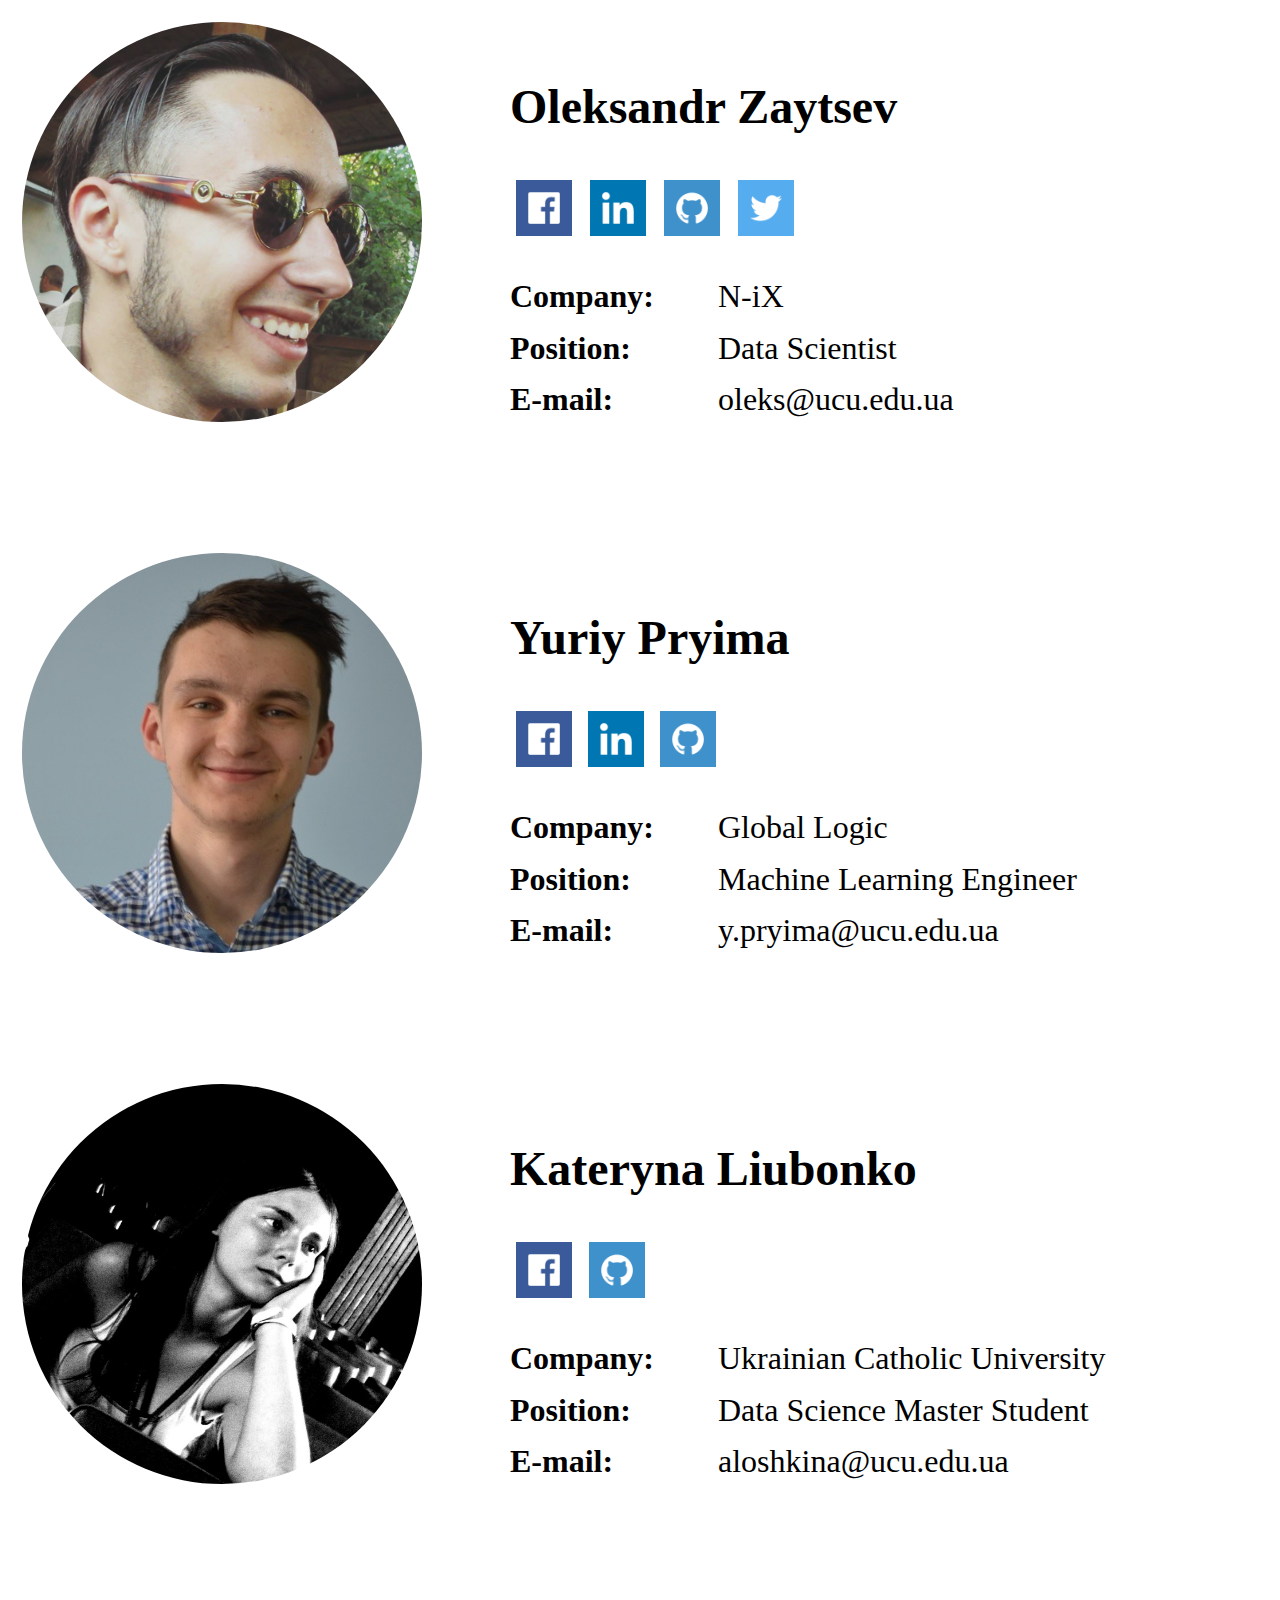
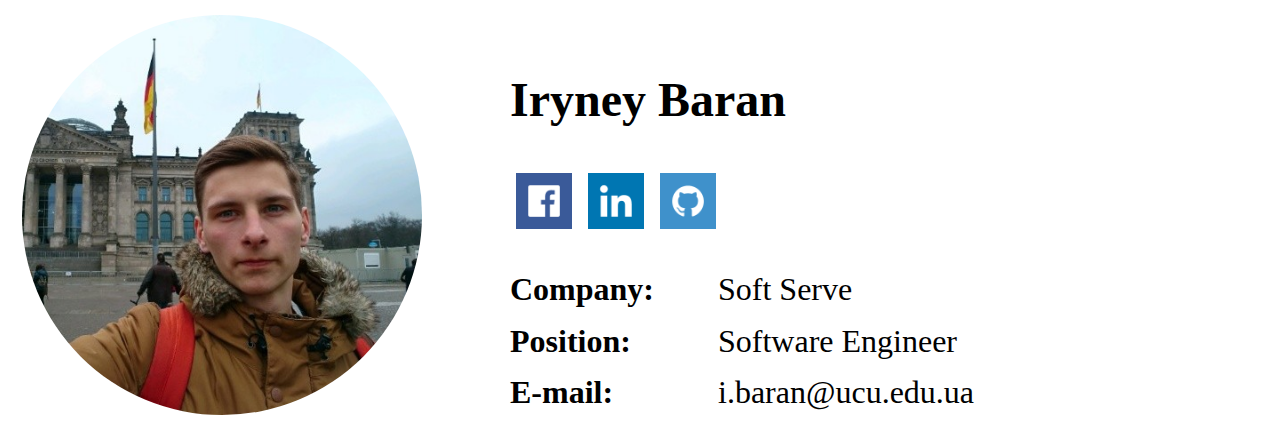
<file: card-everyone.html>
<!DOCTYPE html>
<html>
<head>
<link rel="stylesheet" href="style.css">
</head>

<body>

<table width="600"><tbody><tr><td width="240" rowspan="5"><img src="img/oleksandr-photo.jpg" alt="Oleksandr Zaytsev" width="200" height="200" role="presentation" style="border-radius:50%;" class="img-responsive atto_image_button_middle"><br></td><td colspan="2">
<h2>Oleksandr Zaytsev</h2>
<table width="150"><tbody><tr>

<!-- Facebook -->
<td><a href="https://facebook.com/i.oleks" target="_blank"><img src="img/Facebook.png" alt="" width="28" height="28"></a></td>

<!-- LinkedIn -->
<td><a href="https://www.linkedin.com/in/-oleks/" target="_blank"><img src="img/Linkedin.png" alt="" width="28" height="28"></a></td>

<!-- GitHub -->
<td><a href="https://github.com/olekscode" target="_blank"><img src="img/Github.png" alt="" width="28" height="28"></a></td>

<!-- Twitter -->
<td><a href="https://twitter.com/oleks_lviv" target="_blank"><img src="img/Twitter.png" alt="" width="28" height="28"></a></td>

</tr></tbody></table>
</td></tr><tr><td style="width: 100px"><b>Company:</b></td><td>N-iX</td></tr><tr><td style="width: 100px"><b>Position:</b></td><td>Data Scientist</td></tr><tr><td style="width: 100px"><b>E-mail:&nbsp;</b></td><td>oleks@ucu.edu.ua</td></tr><tr><td></td></tr></tbody></table>

<br>
<br>
<br>

<table width="600"><tbody><tr><td width="240" rowspan="5"><img src="img/yuriy-photo.jpeg" alt="Yuriy Pryima" width="200" height="200" role="presentation" style="border-radius:50%;" class="img-responsive atto_image_button_middle"><br></td><td colspan="2">
<h2>Yuriy Pryima</h2>
<table width="110"><tbody><tr>

<!-- Facebook -->
<td><a href="https://www.facebook.com/houd1ny" target="_blank"><img src="img/Facebook.png" alt="" width="28" height="28"></a></td>

<!-- LinkedIn -->
<td><a href="https://www.linkedin.com/in/yuriy-pryyma-4a719395/" target="_blank"><img src="img/Linkedin.png" alt="" width="28" height="28"></a></td>

<!-- GitHub -->
<td><a href="https://github.com/Houd1ny" target="_blank"><img src="img/Github.png" alt="" width="28" height="28"></a></td>

<!-- Twitter -->
<!-- <td><a href="https://twitter.com/oleks_lviv" target="_blank"><img src="img/Twitter.png" alt="" width="28" height="28"></a></td> -->

</tr></tbody></table>
</td></tr><tr><td style="width: 100px"><b>Company:</b></td><td>Global Logic</td></tr><tr><td style="width: 100px"><b>Position:</b></td><td>Machine Learning Engineer</td></tr><tr><td style="width: 100px"><b>E-mail:&nbsp;</b></td><td>y.pryima@ucu.edu.ua</td></tr><tr><td></td></tr></tbody></table>

<br>
<br>
<br>

<table width="600"><tbody><tr><td width="240" rowspan="5"><img src="img/kateryna-photo.jpg" alt="Kateryna Liubonko" width="200" height="200" role="presentation" style="border-radius:50%;" class="img-responsive atto_image_button_middle"><br></td><td colspan="2">
<h2>Kateryna Liubonko</h2>
<table width="75"><tbody><tr>

<!-- Facebook -->
<td><a href="https://www.facebook.com/kateryna.liubonko" target="_blank"><img src="img/Facebook.png" alt="" width="28" height="28"></a></td>

<!-- LinkedIn -->
<!-- <td><a href="https://www.linkedin.com/in/-oleks/" target="_blank"><img src="img/Linkedin.png" alt="" width="28" height="28"></a></td> -->

<!-- GitHub -->
<td><a href="https://github.com/Katerali" target="_blank"><img src="img/Github.png" alt="" width="28" height="28"></a></td>

<!-- Twitter -->
<!-- <td><a href="https://twitter.com/oleks_lviv" target="_blank"><img src="img/Twitter.png" alt="" width="28" height="28"></a></td> -->

</tr></tbody></table>
</td></tr><tr><td style="width: 100px"><b>Company:</b></td><td>Ukrainian Catholic University</td></tr><tr><td style="width: 100px"><b>Position:</b></td><td>Data Science Master Student</td></tr><tr><td style="width: 100px"><b>E-mail:&nbsp;</b></td><td>aloshkina@ucu.edu.ua</td></tr><tr><td></td></tr></tbody></table>

<br>
<br>
<br>

<table width="600"><tbody><tr><td width="240" rowspan="5"><img src="img/iryney-photo.jpeg" alt="Iryney Baran" width="200" height="200" role="presentation" style="border-radius:50%;" class="img-responsive atto_image_button_middle"><br></td><td colspan="2">
<h2>Iryney Baran</h2>
<table width="110"><tbody><tr>

<!-- Facebook -->
<td><a href="https://www.facebook.com/iryney" target="_blank"><img src="img/Facebook.png" alt="" width="28" height="28"></a></td>

<!-- LinkedIn -->
<td><a href="https://www.linkedin.com/in/irynei/" target="_blank"><img src="img/Linkedin.png" alt="" width="28" height="28"></a></td>

<!-- GitHub -->
<td><a href="https://github.com/iryney" target="_blank"><img src="img/Github.png" alt="" width="28" height="28"></a></td>

<!-- Twitter -->
<!-- <td><a href="https://twitter.com/oleks_lviv" target="_blank"><img src="img/Twitter.png" alt="" width="28" height="28"></a></td> -->

</tr></tbody></table>
</td></tr><tr><td style="width: 100px"><b>Company:</b></td><td>Soft Serve</td></tr><tr><td style="width: 100px"><b>Position:</b></td><td>Software Engineer</td></tr><tr><td style="width: 100px"><b>E-mail:&nbsp;</b></td><td>i.baran@ucu.edu.ua</td></tr><tr><td></td></tr></tbody></table>
</body>

</html>
</file>
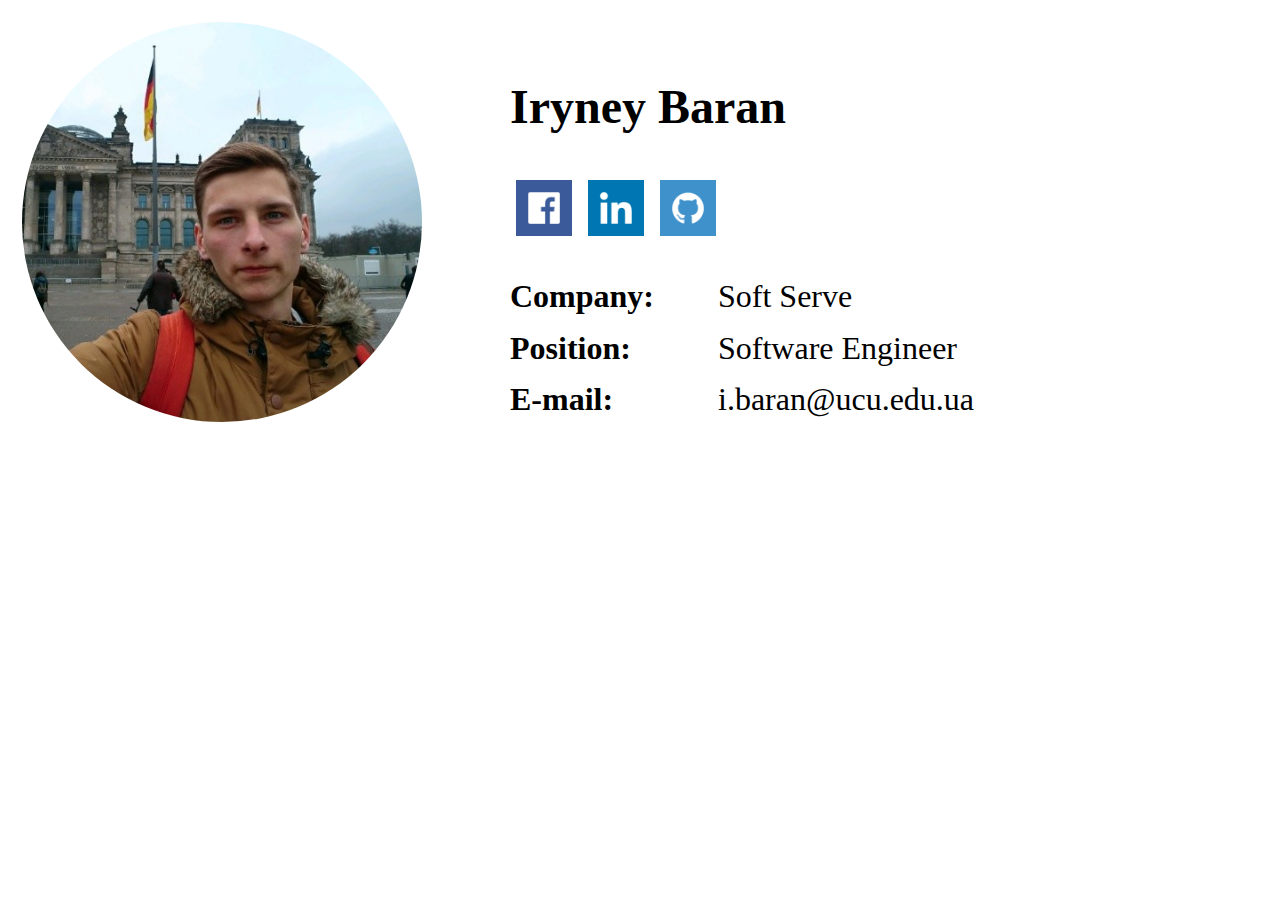
<file: card-iryney.html>
<!DOCTYPE html>
<html>
<head>
<link rel="stylesheet" href="style.css">
</head>

<body>

<table width="600"><tbody><tr><td width="240" rowspan="5"><img src="img/iryney-photo.jpeg" alt="Iryney Baran" width="200" height="200" role="presentation" style="border-radius:50%;" class="img-responsive atto_image_button_middle"><br></td><td colspan="2">
<h2>Iryney Baran</h2>
<table width="110"><tbody><tr>

<!-- Facebook -->
<td><a href="https://www.facebook.com/iryney" target="_blank"><img src="img/Facebook.png" alt="" width="28" height="28"></a></td>

<!-- LinkedIn -->
<td><a href="https://www.linkedin.com/in/irynei/" target="_blank"><img src="img/Linkedin.png" alt="" width="28" height="28"></a></td>

<!-- GitHub -->
<td><a href="https://github.com/Irynei" target="_blank"><img src="img/Github.png" alt="" width="28" height="28"></a></td>

<!-- Twitter -->
<!-- <td><a href="https://twitter.com/oleks_lviv" target="_blank"><img src="img/Twitter.png" alt="" width="28" height="28"></a></td> -->

</tr></tbody></table>
</td></tr><tr><td style="width: 100px"><b>Company:</b></td><td>Soft Serve</td></tr><tr><td style="width: 100px"><b>Position:</b></td><td>Software Engineer</td></tr><tr><td style="width: 100px"><b>E-mail:&nbsp;</b></td><td>i.baran@ucu.edu.ua</td></tr><tr><td></td></tr></tbody></table>
</body>

</html>
</file>
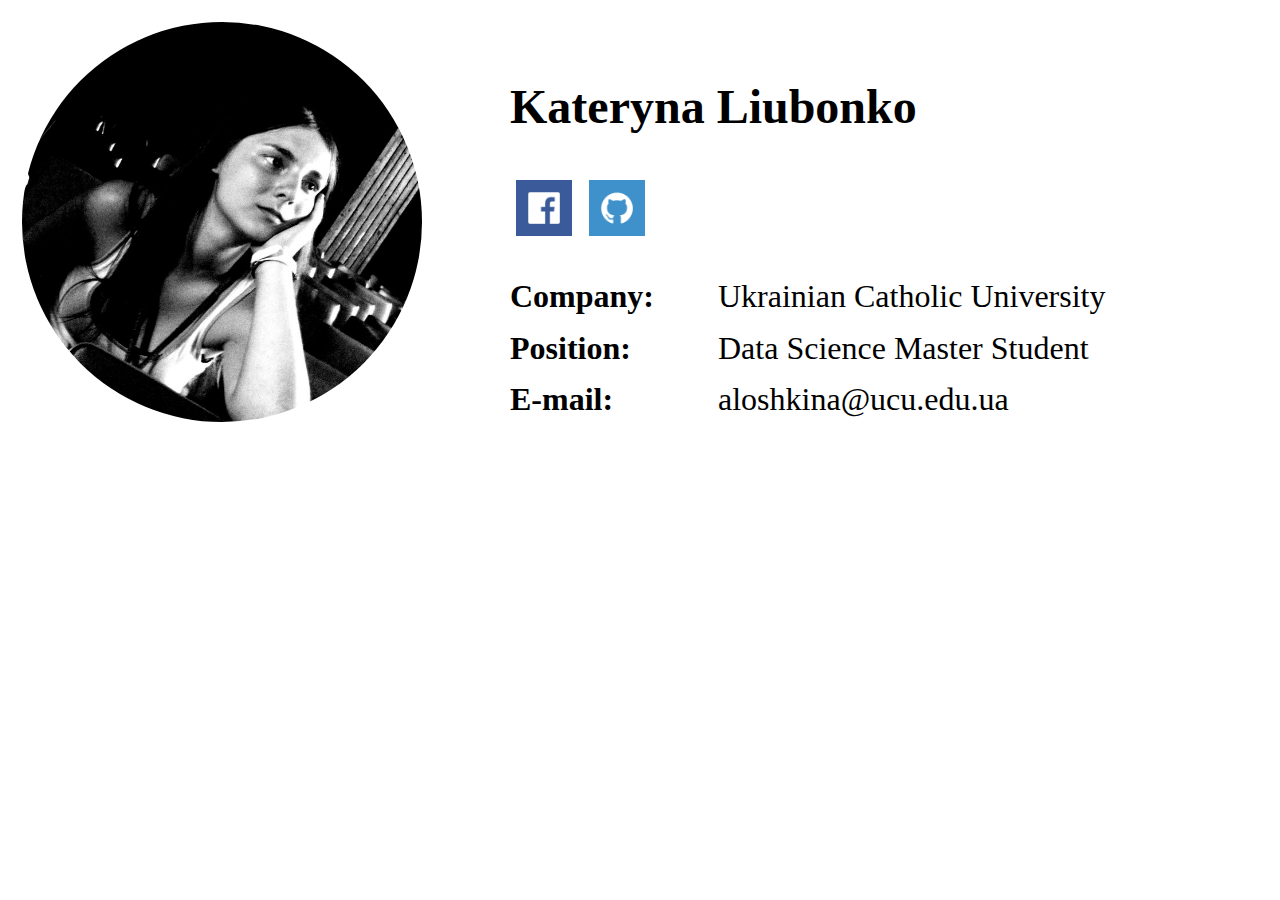
<file: card-kateryna.html>
<!DOCTYPE html>
<html>
<head>
<link rel="stylesheet" href="style.css">
</head>

<body>

<table width="600"><tbody><tr><td width="240" rowspan="5"><img src="img/kateryna-photo.jpg" alt="Kateryna Liubonko" width="200" height="200" role="presentation" style="border-radius:50%;" class="img-responsive atto_image_button_middle"><br></td><td colspan="2">
<h2>Kateryna Liubonko</h2>
<table width="75"><tbody><tr>

<!-- Facebook -->
<td><a href="https://www.facebook.com/kateryna.liubonko" target="_blank"><img src="img/Facebook.png" alt="" width="28" height="28"></a></td>

<!-- LinkedIn -->
<!-- <td><a href="https://www.linkedin.com/in/-oleks/" target="_blank"><img src="img/Linkedin.png" alt="" width="28" height="28"></a></td> -->

<!-- GitHub -->
<td><a href="https://github.com/Katerali" target="_blank"><img src="img/Github.png" alt="" width="28" height="28"></a></td>

<!-- Twitter -->
<!-- <td><a href="https://twitter.com/oleks_lviv" target="_blank"><img src="img/Twitter.png" alt="" width="28" height="28"></a></td> -->

</tr></tbody></table>
</td></tr><tr><td style="width: 100px"><b>Company:</b></td><td>Ukrainian Catholic University</td></tr><tr><td style="width: 100px"><b>Position:</b></td><td>Data Science Master Student</td></tr><tr><td style="width: 100px"><b>E-mail:&nbsp;</b></td><td>aloshkina@ucu.edu.ua</td></tr><tr><td></td></tr></tbody></table>
</body>

</html>
</file>
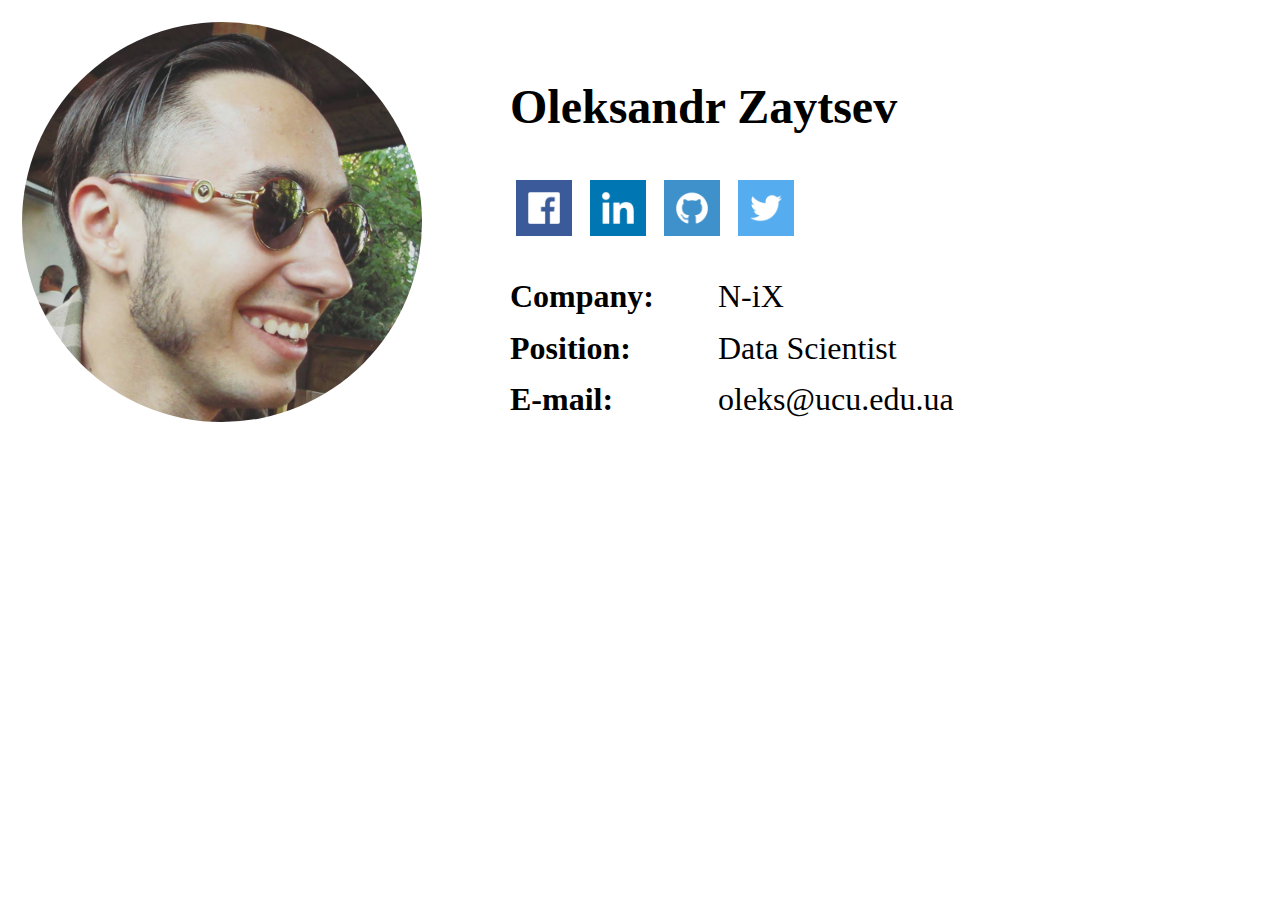
<file: card-oleksandr.html>
<!DOCTYPE html>
<html>
<head>
<link rel="stylesheet" href="style.css">
</head>

<body>

<table width="600"><tbody><tr><td width="240" rowspan="5"><img src="img/oleksandr-photo.jpg" alt="Oleksandr Zaytsev" width="200" height="200" role="presentation" style="border-radius:50%;" class="img-responsive atto_image_button_middle"><br></td><td colspan="2">
<h2>Oleksandr Zaytsev</h2>
<table width="150"><tbody><tr>

<!-- Facebook -->
<td><a href="https://facebook.com/i.oleks" target="_blank"><img src="img/Facebook.png" alt="" width="28" height="28"></a></td>

<!-- LinkedIn -->
<td><a href="https://www.linkedin.com/in/-oleks/" target="_blank"><img src="img/Linkedin.png" alt="" width="28" height="28"></a></td>

<!-- GitHub -->
<td><a href="https://github.com/olekscode" target="_blank"><img src="img/Github.png" alt="" width="28" height="28"></a></td>

<!-- Twitter -->
<td><a href="https://twitter.com/oleks_lviv" target="_blank"><img src="img/Twitter.png" alt="" width="28" height="28"></a></td>

</tr></tbody></table>
</td></tr><tr><td style="width: 100px"><b>Company:</b></td><td>N-iX</td></tr><tr><td style="width: 100px"><b>Position:</b></td><td>Data Scientist</td></tr><tr><td style="width: 100px"><b>E-mail:&nbsp;</b></td><td>oleks@ucu.edu.ua</td></tr><tr><td></td></tr></tbody></table>
</body>

</html>
</file>
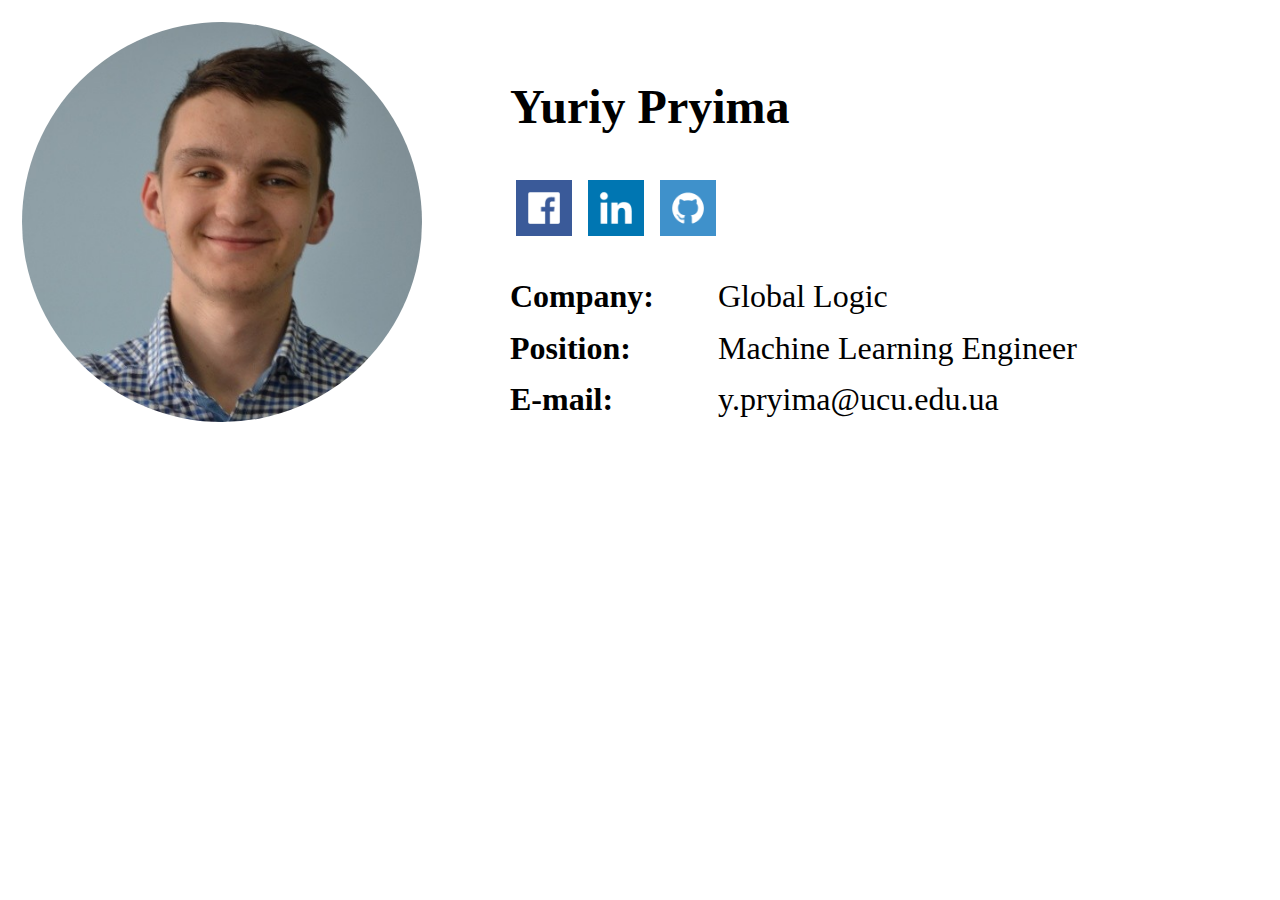
<file: card-yuriy.html>
<!DOCTYPE html>
<html>
<head>
<link rel="stylesheet" href="style.css">
</head>

<body>

<table width="600"><tbody><tr><td width="240" rowspan="5"><img src="img/yuriy-photo.jpeg" alt="Yuriy Pryima" width="200" height="200" role="presentation" style="border-radius:50%;" class="img-responsive atto_image_button_middle"><br></td><td colspan="2">
<h2>Yuriy Pryima</h2>
<table width="110"><tbody><tr>

<!-- Facebook -->
<td><a href="https://www.facebook.com/houd1ny" target="_blank"><img src="img/Facebook.png" alt="" width="28" height="28"></a></td>

<!-- LinkedIn -->
<td><a href="https://www.linkedin.com/in/yuriy-pryyma-4a719395/" target="_blank"><img src="img/Linkedin.png" alt="" width="28" height="28"></a></td>

<!-- GitHub -->
<td><a href="https://github.com/Houd1ny" target="_blank"><img src="img/Github.png" alt="" width="28" height="28"></a></td>

<!-- Twitter -->
<!-- <td><a href="https://twitter.com/oleks_lviv" target="_blank"><img src="img/Twitter.png" alt="" width="28" height="28"></a></td> -->

</tr></tbody></table>
</td></tr><tr><td style="width: 100px"><b>Company:</b></td><td>Global Logic</td></tr><tr><td style="width: 100px"><b>Position:</b></td><td>Machine Learning Engineer</td></tr><tr><td style="width: 100px"><b>E-mail:&nbsp;</b></td><td>y.pryima@ucu.edu.ua</td></tr><tr><td></td></tr></tbody></table>
</body>

</html>
</file>
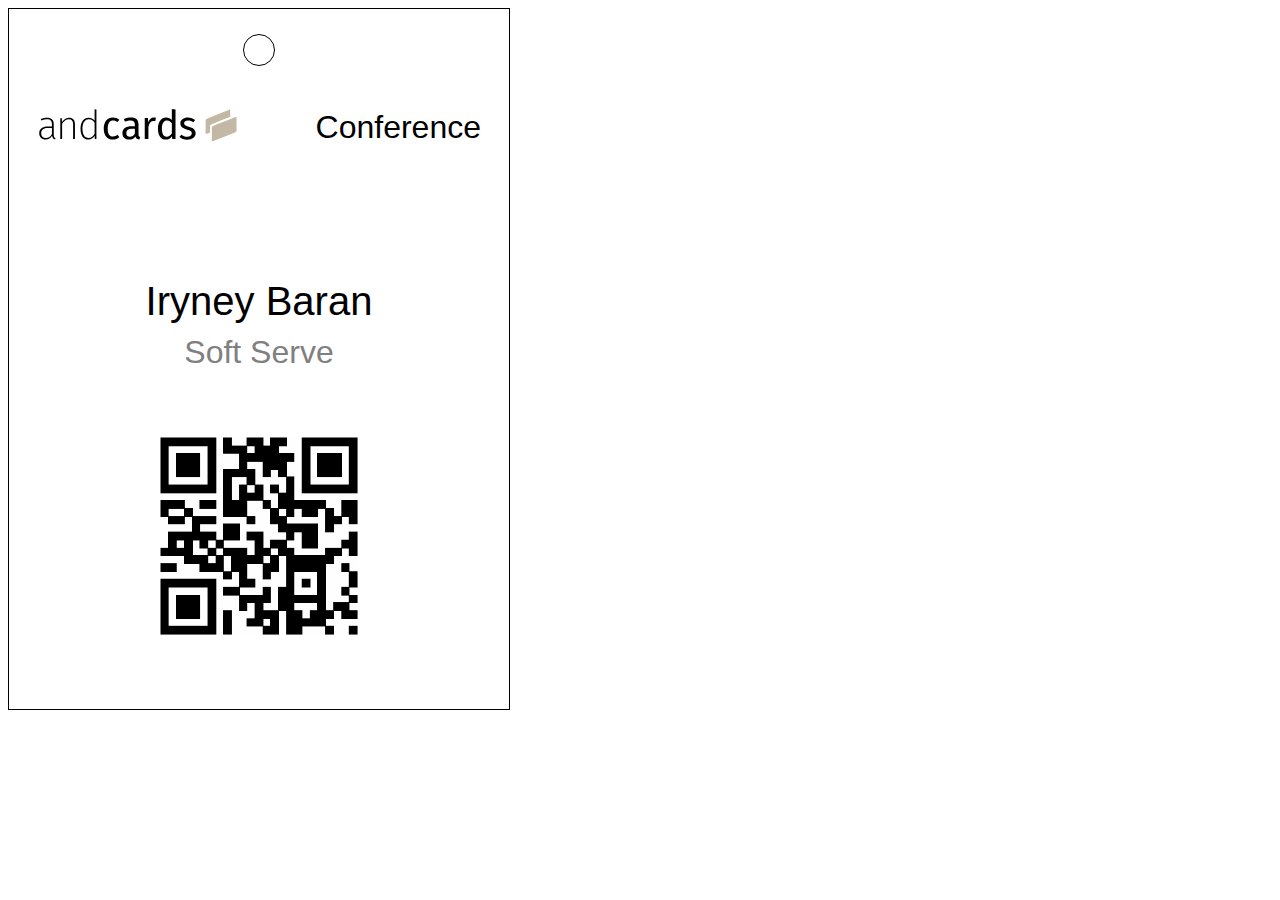
<file: badges/badge-iryney.html>
<!DOCTYPE html>
<html>
<head>
<link rel="stylesheet" href="style.css">
</head>
<body>

<div class="badge">
	<div class="hole"></div>
	<table class="header">
		<tr>
		<td><img class="logo" src="../img/logo.svg"></td>
		<td class="confname">Conference</td>
		</tr>
	</table>
	<div class="name">Iryney Baran</div>
	<div class="company">Soft Serve</div>
	<img class="qr" src="../img/iryney.png">
</div>

</body>
</html>
</file>
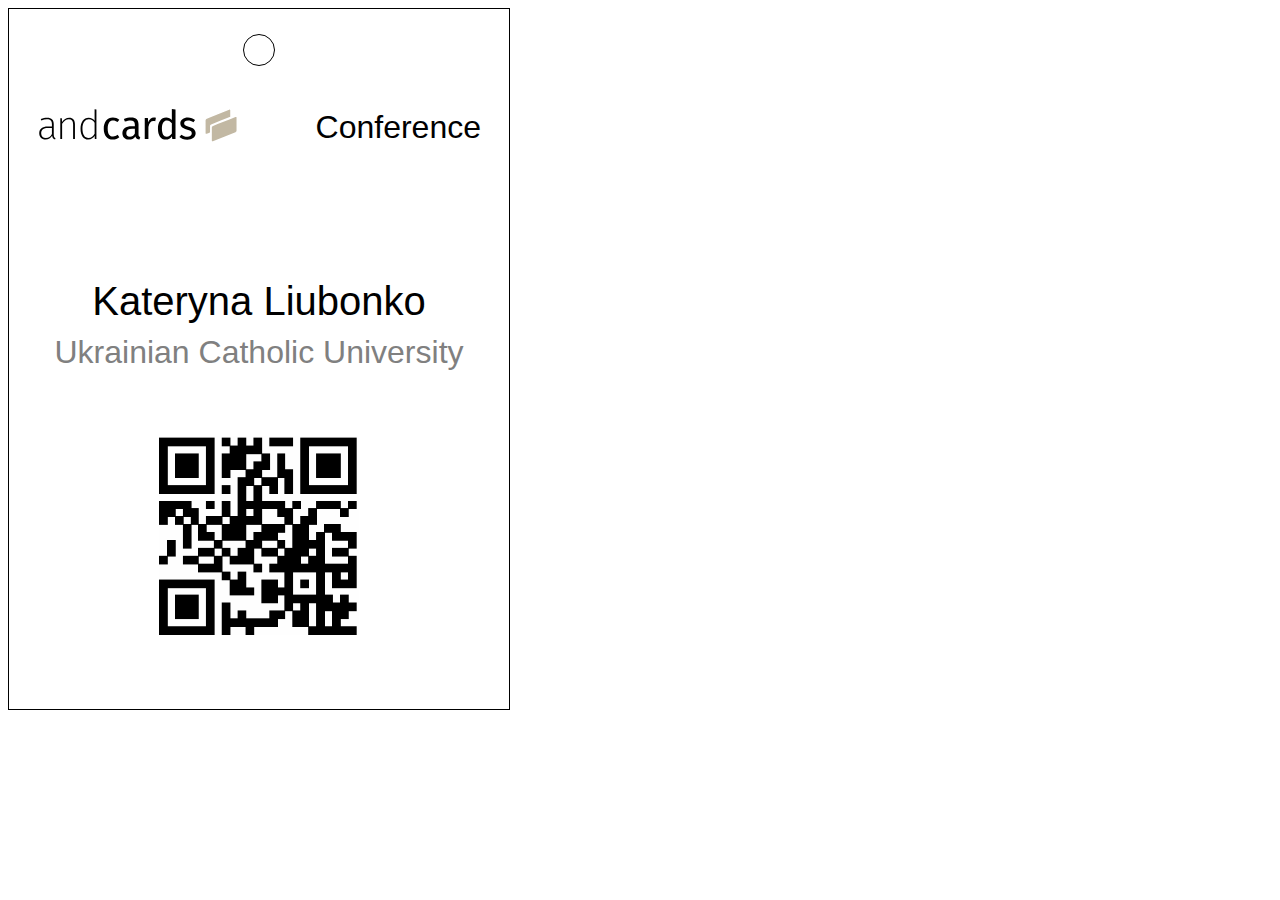
<file: badges/badge-kateryna.html>
<!DOCTYPE html>
<html>
<head>
<link rel="stylesheet" href="style.css">
</head>
<body>

<div class="badge">
	<div class="hole"></div>
	<table class="header">
		<tr>
		<td><img class="logo" src="../img/logo.svg"></td>
		<td class="confname">Conference</td>
		</tr>
	</table>
	<div class="name">Kateryna Liubonko</div>
	<div class="company">Ukrainian Catholic University</div>
	<img class="qr" src="../img/kateryna.png">
</div>

</body>
</html>
</file>
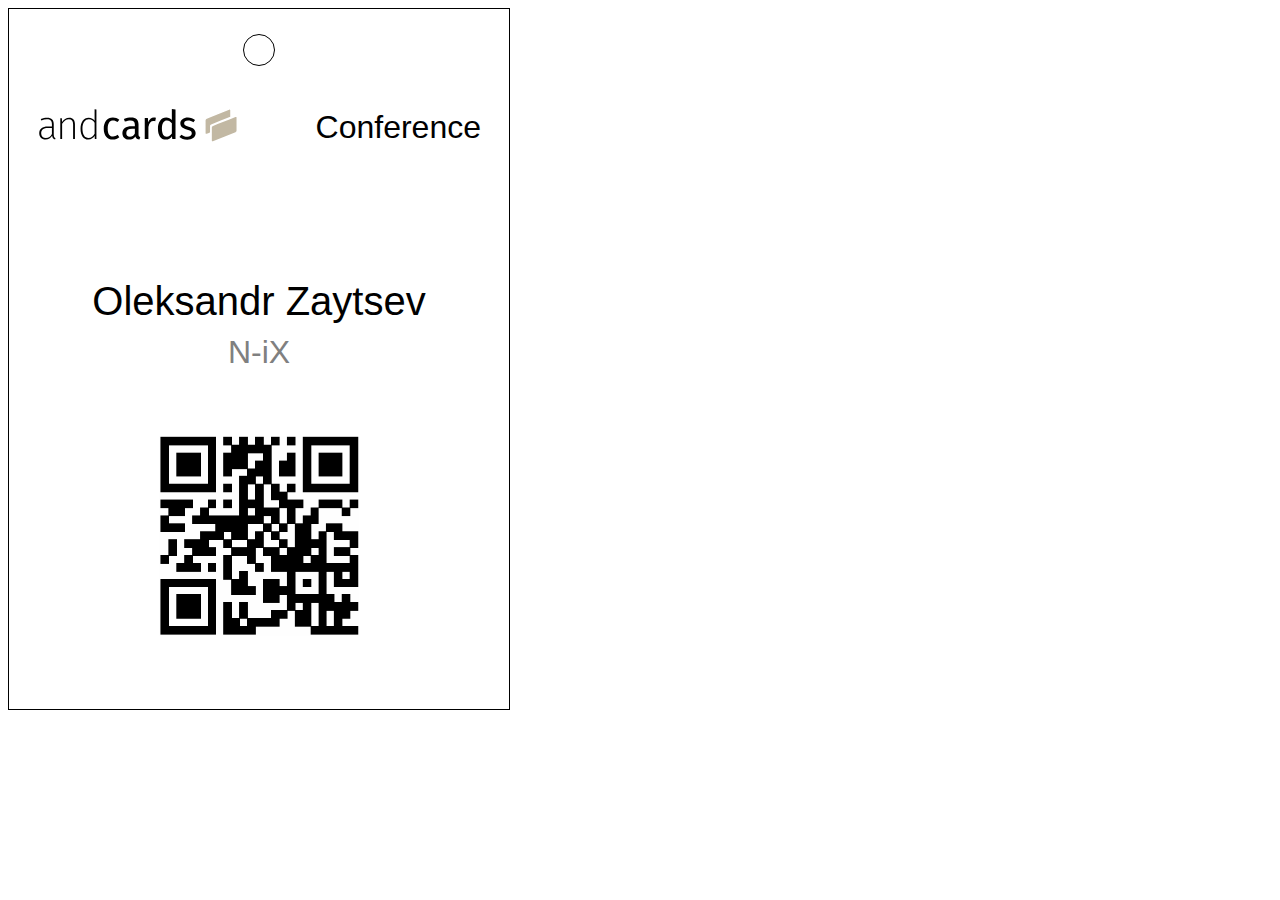
<file: badges/badge-oleksandr.html>
<!DOCTYPE html>
<html>
<head>
<link rel="stylesheet" href="style.css">
</head>
<body>

<div class="badge">
	<div class="hole"></div>
	<table class="header">
		<tr>
		<td><img class="logo" src="../img/logo.svg"></td>
		<td class="confname">Conference</td>
		</tr>
	</table>
	<div class="name">Oleksandr Zaytsev</div>
	<div class="company">N-iX</div>
	<img class="qr" src="../img/oleksandr.png">
</div>

</body>
</html>
</file>
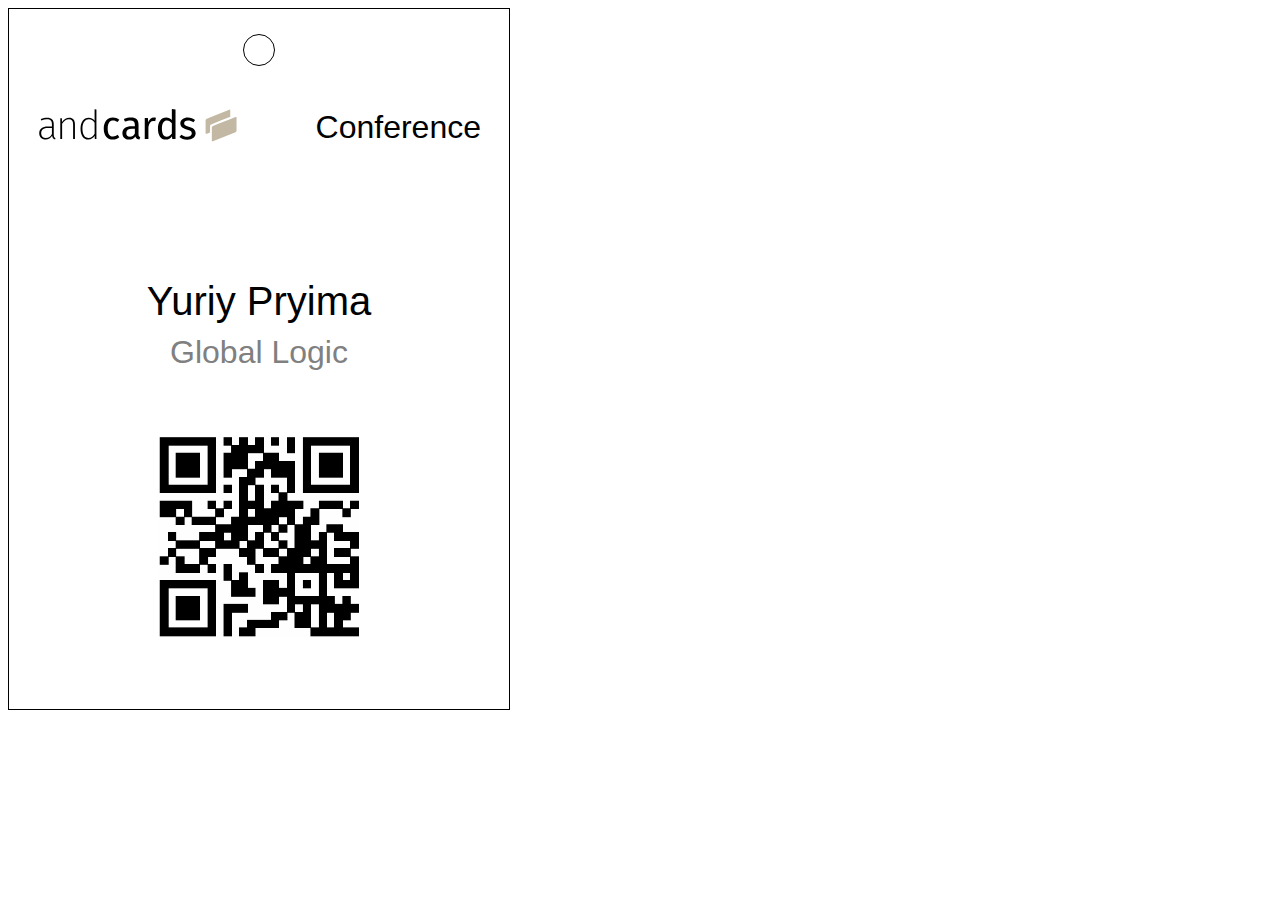
<file: badges/badge-yuriy.html>
<!DOCTYPE html>
<html>
<head>
<link rel="stylesheet" href="style.css">
</head>
<body>

<div class="badge">
	<div class="hole"></div>
	<table class="header">
		<tr>
		<td><img class="logo" src="../img/logo.svg"></td>
		<td class="confname">Conference</td>
		</tr>
	</table>
	<div class="name">Yuriy Pryima</div>
	<div class="company">Global Logic</div>
	<img class="qr" src="../img/yuriy.png">
</div>

</body>
</html>
</file>
<file: style.css>
body {
	zoom: 200%;
}
</file>
<file: badges/style.css>
.badge {
	border:1px solid black;
	width: 450px;
	height: 650px;
	padding: 25px;
}

.hole {
	width: 30px;
	height: 30px;
	border-radius: 100%;
	border: 1px solid black;
	display: block;
	margin-left: auto;
	margin-right: auto;
}

.header {
	margin-top: 40px;
	width: 100%;
}

.logo {
	width: 200px;
}

.confname {
	text-align: right;
	font-family: Arial;
	font-size: 24pt;
}

.name {
	margin-top: 130px;
	font-family: Arial;
	font-size: 30pt;
	text-align: center;
}

.company {
	margin-top: 10px;
	font-family: Arial;
	font-size: 24pt;
	text-align: center;
	color: gray;
}

.qr {
	width: 200px;
	display: block;
	margin-top: 65px;
	margin-left: auto;
	margin-right: auto;
}
</file>
